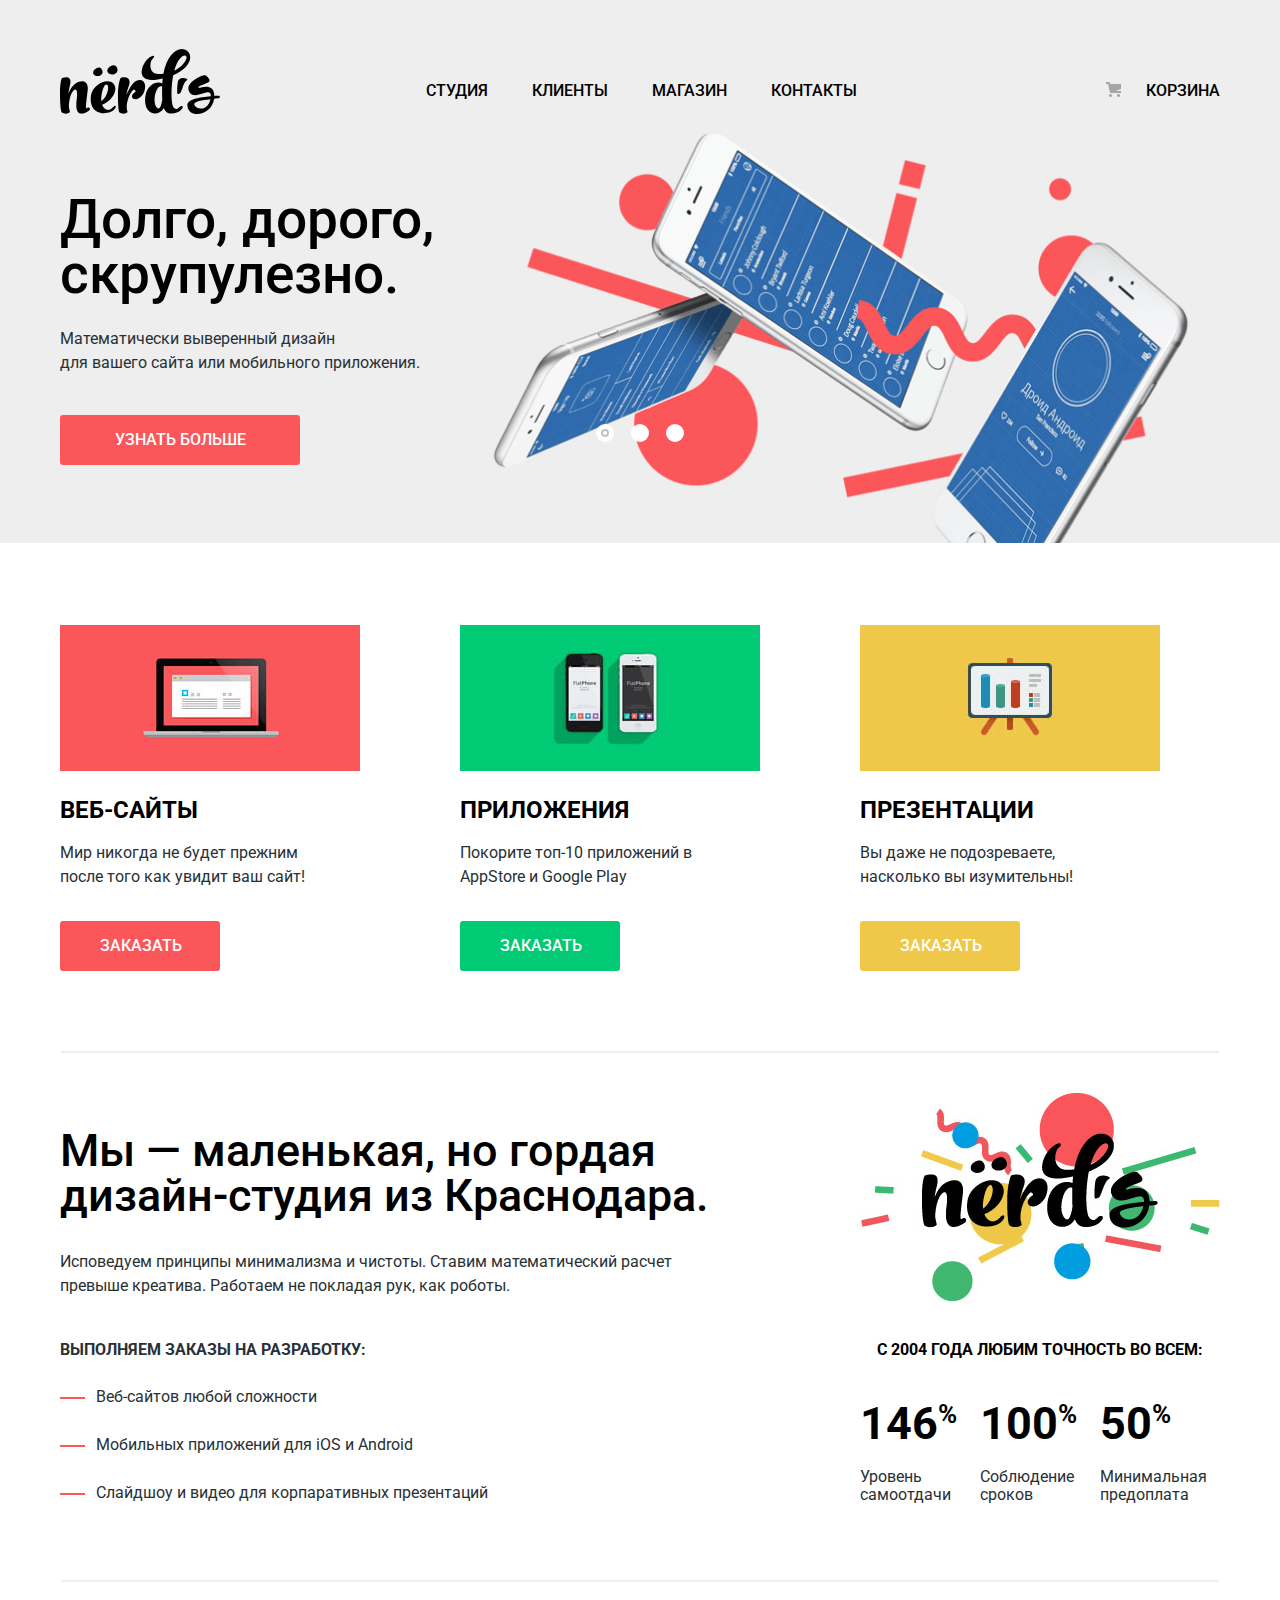
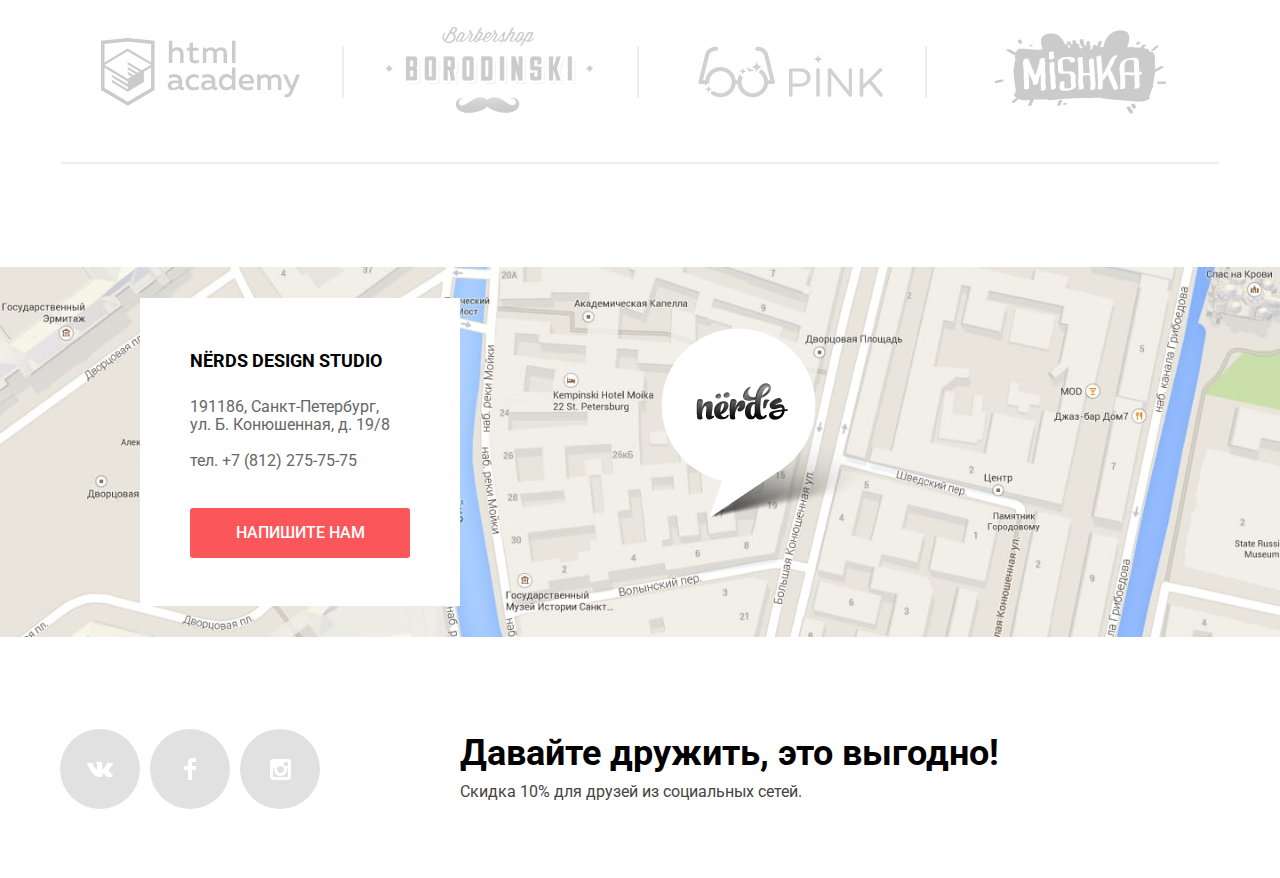
<file: index.html>
<!DOCTYPE html>
<html lang="ru">
  <head>
    <meta charset="utf-8">
    <meta name="viewport" content="width=device-width, initial-scale=1">
    <title>HTML Academy: Нёрдс</title>
    <link href="https://fonts.googleapis.com/css2?family=Roboto:wght@400;500;700&display=swap" rel="stylesheet">
    <link rel="stylesheet" href="style/style.css">
  </head>

  <body>
    <header class="main-header">
      <div class="header-container page-container">
        <a class="header-logo" aria-label="Логотип дизайн-студии Нёрдс.">
          <svg class="header-logo-image image-style" width="160" height="66" viewBox="0 0 160 66" fill="#000" aria-hidden="true" focusable="false" xmlns="http://www.w3.org/2000/svg">
            <path fill-rule="evenodd" clip-rule="evenodd" d="M48.031 24.783c3.651 3.974 11.616.375 9.031-4.922-1.726-3.556-4.312-2.731-6.158-1.82-3.696 1.779-4.395 5.047-2.873 6.742Zm-5.926-2.781c2.376 4.866-4.937 8.171-8.292 4.521-1.398-1.555-.755-4.56 2.636-6.193 1.697-.836 4.073-1.596 5.656 1.672Zm115.831 28.372c-1.221.1592-2.494.2685-3.715.3734l-.042.0036v.056c-2.415 17.364-26.188 20.231-26.779 6.599-.269-6.167 11.593-7.95 23.398-9.088.209-5.4068-3.565-4.1946-8.15-2.7221-4.819 1.5478-10.533 3.3831-13.458-1.8789-5.019-9.025 14.632-17.938 16.728-16.102 6.353 5.5616 3.482 6.5913-1.191 8.2674l-.188.0676c-9.49 3.41-5.791 4.107-4.511 3.726 7.569-2.253 14.366-1.04 14.312 8.317.615-.0511 1.217-.0905 1.814-.1296.653-.0427 1.298-.085 1.943-.1414 2.306-.215 2.467 2.435-.161 2.652Zm-7.514.756c-9.124 1.028-17.013 2.436-16.153 5.355 1.716 5.573 13.577 6.818 16.153-5.355Zm-32.632-16.9c-.815 5.65-.794 11.651-.112 11.688.334.019 2.304-.346 2.939-1.507.609-1.1176 1.177-2.6567 1.771-4.27v-.0005c1.198-3.2498 2.507-6.8008 4.495-7.8165 2.842-1.451-8.088-5.045-9.093 1.906ZM28.883 62.666c-7.919 5.338-14.219 4.159-12.212-10.848 1.45-10.904-.948-11.521-3.122-9.442-2.845 2.697-4.628 9.723-4.684 16.412a50.98439 50.98439 0 0 0 1.004 4.776c.334 1.63-4.907 3.315-7.974 1.011C.837 63.79 0 55.865 0 45.131c0-8.824 1.171-14.895 2.23-15.175 8.029-2.191 9.312 1.348 7.583 7.981a47.63818 47.63818 0 0 0-1.395 7.924c1.673-4.664 4.071-8.485 6.803-10.173 7.416-4.664 13.605-2.473 12.434 6.801-2.007 16.58-2.174 18.827-.39 17.535 2.231-1.574 3.68 1.238 1.618 2.642Zm12.883 2.476c5.41.619 11.041-1.068 13.216-4.552 1.839-2.923.334-3.935-1.785-1.575-4.46 5.116-9.088 2.811-11.039-2.36l.502-.168c9.422-3.766 15.332-13.994 11.597-19.783-5.131-7.981-21.188-.844-23.196 10.341-1.84 10.341 2.955 17.254 10.705 18.097Zm-.389-11.97c5.855-4.159 7.806-13.32 6.189-15.905-1.728-2.697-5.074 1.517-6.245 11.746-.111 1.461-.111 2.865.056 4.159Zm35.748-2.121c2.063-.675 4.369-2.552 5.966-5.059.447-.703.823-1.335 1.339-2.98-.0625.1991-.0385.1084.0209-.1167.1079-.409.333-1.2618.3691-1.6243 0-.056.056-.339.112-.449 1.225-6.857-3.011-10.736-8.867-7.813-3.289 1.629-7.359 7.813-9.812 14.501.613-3.598 1.672-7.026 2.843-10.399 2.007-5.957-1.728-8.992-8.14-7.249-1.06.281-3.011 8.093-3.011 16.917 0 10.734.558 16.916 1.617 17.704 3.066 2.36 8.53.618 7.973-.956-.2161-.5979-.3796-1.1986-.5424-1.7967l-.0156-.0573c0-.169 0-.338-.055-.506-1.061-6.971 3.011-16.635 6.356-19.221.892-.731 2.118-.225 2.286 1.686-2.732 1.349-3.624 3.71-3.624 4.721 0 2.754 2.787 3.428 5.185 2.698Z"/>
            <path fill-rule="evenodd" clip-rule="evenodd" d="M113.207 27.161a87.3038 87.3038 0 0 0-1.115 7.531c-1.059 10.06-.612 18.996.613 22.986.726 2.137 3.457 4.946 6.078 2.023 2.843-3.203 5.967-1.349 2.174 2.416-2.34 2.305-6.689 3.878-11.039 3.428-3.123-.393-5.018-2.415-6.134-5.505-.444.898-.947 1.685-1.56 2.302-2.119 2.193-4.6851 3.43-7.9741 3.092-6.637-.73-10.538-7.923-8.699-18.153C87.5029 36.49 96.87 32.556 102.279 35.424c.112-1.349.223-2.699.335-4.104.027-.1405.041-.281.055-.4215.014-.1405.027-.281.055-.4215-1.645.3617-3.3.6805-4.9621.956-23.975 3.99-15.722-15.569-9.868-20.683 6.6361-5.733 7.36-1.855 5.297-.562-3.68 2.36-5.297 15.905 5.241 15.905 1.7291 0 3.3461-.112 4.9621-.281 3.291-18.322 13.271-27.203 21.356-24.28 8.976 3.26 8.029 17.535-11.543 25.629Zm-10.928 24.393c-.224-3.542-.224-7.532-.167-11.636 0-.2604.015-.5206.029-.7731.014-.2381.027-.4695.027-.6879-3.3461-1.518-6.6351 3.653-7.4731 10.792-.946 8.373 2.7881 12.813 4.908 10.791 1.6171-1.631 2.4531-6.803 2.6761-8.486Zm24.086-43.165c-1.784-2.642-8.307.562-12.098 14.332 9.535-4.554 13.326-12.422 12.098-14.332Z"/>
          </svg>
        </a>

        <nav class="header-navigation">
          <ul class="navigation reset-list">
            <li class="navigation-item">
              <a class="navigation-link" href="#">Студия</a>
            </li>
            <li class="navigation-item">
              <a class="navigation-link" href="#">Клиенты</a>
            </li>
            <li class="navigation-item">
              <a class="navigation-link" href="catalog.html">Магазин</a>
            </li>
            <li class="navigation-item">
              <a class="navigation-link" href="#">Контакты</a>
            </li>
          </ul>
        </nav>

        <div class="header-cart">
          <a class="navigation-link header-cart-link" href="#">Корзина</a>
        </div>
      </div>
    </header>

    <main class="main-index main-container">
      <h1 class="visually-hidden">Дизайн-студия Нёрдс.</h1>

      <section class="slide-section">
        <div class="slide-container page-container">
          <h2 class="visually-hidden">Слайдер - принципы дизайн-студии Нёрдс.</h2>

          <ul class="slide reset-list">
            <li class="slide-item">
              <div class="slide-description">
                <p class="slide-title">Долго, дорого, скрупулезно.</p>
                <p class="slide-text">Математически выверенный дизайн<br> для вашего сайта или мобильного приложения.</p>
                <a class="button slide-button" href="#">Узнать больше</a>
              </div>
            </li>
            <li class="slide-item visually-hidden">
              <div class="slide-description">
                <p class="slide-title">Любим математику как никто другой</p>
                <p class="slide-text">Никакого креатива, только математические формулы<br> для расчета идеальных пропорций.</p>
                <a class="button slide-button" href="#">Узнать больше</a>
              </div>
            </li>
            <li class="slide-item visually-hidden">
              <div class="slide-description">
                <p class="slide-title">Только ночь,<br> только хардкор</p>
                <p class="slide-text">Работать днем, как все? Мы против этого.<br> Ближе к полуночи работа только начинается.</p>
                <a class="button slide-button" href="#">Узнать больше</a>
              </div>
            </li>
          </ul>

          <ul class="slide-pagination reset-list">
            <li class="slide-pagination-item">
              <button class="slide-pagination-button pagination-button-active" type="button">
                <span class="visually-hidden">Первый слайд.</span>
              </button>
            </li>
            <li class="slide-pagination-item">
              <button class="slide-pagination-button" type="button">
                <span class="visually-hidden">Второй слайд.</span>
              </button>
            </li>
            <li class="slide-pagination-item">
              <button class="slide-pagination-button" type="button">
                <span class="visually-hidden">Третий слайд.</span>
              </button>
            </li>
          </ul>
        </div>
      </section>

      <section class="product-section page-container">
        <h2 class="visually-hidden">Продукты дизайн-студии Нёрдс.</h2>

        <ul class="product reset-list">
          <li class="product-item">
            <h3 class="product-title">Веб-сайты</h3>
            <p class="product-slogan">Мир никогда не будет прежним<br> после того как увидит ваш сайт!</p>
            <a class="button product-button" href="#">Заказать</a>
          </li>
          <li class="product-item">
            <h3 class="product-title">Приложения</h3>
            <p class="product-slogan">Покорите топ-10 приложений в AppStore и Google Play</p>
            <a class="button product-button product-button-green" href="#">Заказать</a>
          </li>
          <li class="product-item">
            <h3 class="product-title">Презентации</h3>
            <p class="product-slogan">Вы даже не подозреваете,<br> насколько вы изумительны!</p>
            <a class="button product-button product-button-yellow" href="#">Заказать</a>
          </li>
        </ul>
      </section>

      <section class="about-section page-container">
        <h2 class="visually-hidden">Подробней о дизайн-студии Нёрдс.</h2>

        <div class="about-column">
          <p class="about-slogan">Мы &mdash; маленькая, но гордая дизайн-студия из Краснодара.</p>
          <p class="about-text">Исповедуем принципы минимализма и чистоты. Ставим математический расчет превыше креатива. Работаем не покладая рук, как роботы.</p>
          <p class="about-title">Выполняем заказы на разработку:</p>
          <ul class="about-prodict reset-list">
            <li class="about-prodict-item">Веб-сайтов любой сложности</li>
            <li class="about-prodict-item">Мобильных приложений для iOS и Android</li>
            <li class="about-prodict-item">Слайдшоу и видео для корпаративных презентаций</li>
          </ul>
        </div>

        <div class="about-column">
          <img class="about-logo image-style" src="images/nerds-illustration.png" width="360" height="208" alt="Логотип дизайн-студии Нёрдс.">
          <p class="about-title">С 2004 года любим точность во всем:</p>
          <dl class="about-advantages">
            <div class="about-advantages-column">
              <dt class="advantage-property">Уровень самоотдачи</dt>
              <dd class="advantage-value">146<sup>%</sup></dd>
            </div>
            <div class="about-advantages-column">
              <dt class="advantage-property">Соблюдение сроков</dt>
              <dd class="advantage-value">100<sup>%</sup></dd>
            </div>
            <div class="about-advantages-column">
              <dt class="advantage-property">Минимальная предоплата</dt>
              <dd class="advantage-value">50<sup>%</sup></dd>
            </div>
          </dl>
        </div>
      </section>

      <section class="partner-section page-container">
        <h2 class="visually-hidden">Клиенты дизайн-студии Нёрдс.</h2>

        <ul class="partner reset-list">
          <li class="partner-item">
            <a class="partner-link" href="#">
              <img class="partner-image image-style" src="images/partner/html-academy-logo.svg" width="199" height="68" alt="Логотип партнера HTML Academy.">
            </a>
          </li>
          <li class="partner-item">
            <a class="partner-link" href="#">
              <img class="partner-image image-style" src="images/partner/borodinski-logo.png" width="209" height="90" alt="Логотип партнера Barbershop.">
            </a>
          </li>
          <li class="partner-item">
            <a class="partner-link" href="#">
              <img class="partner-image image-style" src="images/partner/pink-logo.png" width="185" height="52" alt="Логитип партнера Pink.">
            </a>
          </li>
          <li class="partner-item">
            <a class="partner-link" href="#">
              <img class="partner-image image-style" src="images/partner/mishka-logo.png" width="173" height="84" alt="Логотип партнера Mishka.">
            </a>
          </li>
        </ul>
      </section>
    </main>

    <footer class="main-footer">
      <section class="map-section">
        <h2 class="visually-hidden">Контакты дизайн-студии Нёрдс.</h2>

        <img class="map-image image-style" src="images/map.jpg" width="1440" height="416" alt="Наш адрес: г. Санкт-Петербург, ул. Б. Конюшенная, д. 19/8.">
        <div class="map-contacts">
          <p class="contacts-title">NЁRDS DESIGN STUDIO</p>
          <p class="contacts-address">191186, Санкт-Петербург,<br> ул. Б. Конюшенная, д. 19/8</p>
          <a class="contacts-telephone" href="tel:+7(812)275-75-75">тел. +7 (812) 275-75-75</a>
          <button class="button contacts-button" type="button">Напишите нам</button>
        </div>
      </section>

      <section class="social-section page-container">
        <h2 class="visually-hidden">Социальные сети дизайн-студии Нёрдс.</h2>

        <ul class="social reset-list">
          <li class="social-item">
            <a class="social-button social-button-vkontakte" href="#">
              <span class="visually-hidden">VKontakte.</span>
              <svg class="social-icon" width="27" height="15" viewBox="0 0 27 15" fill="#fff" aria-hidden="true" focusable="false" xmlns="http://www.w3.org/2000/svg">
                <path d="M16.138 11.51c.956-.309 2.18 2.04 3.483 2.939.978.681 1.727.534 1.727.534l3.473-.05s1.815-.112.957-1.554c-.071-.12-.503-1.069-2.585-3.022-2.177-2.04296-1.882-1.71196.739-5.24396 1.597-2.153 2.236-3.468 2.036-4.028-.192-.539-1.365-.399-1.365-.399l-3.913.027c-.381.001-.704.119-.851.515-.003.004-.621 1.666-1.445 3.079-1.741 2.989-2.436 3.148-2.724 2.961-.661-.433-.494-1.737-.494-2.664 0-2.897.432-4.105-.846-4.417-.427-.104-.739-.172-1.828-.182-1.392-.021-2.57403 0-3.24403.329-.445.223-.786.712-.579.74.26.035.843.16 1.155.586.40103.552.38903 1.789.38903 1.789s.229 3.411-.54003 3.834c-.528.29-1.25-.302-2.803-3.016-.793-1.388-1.392-2.922-1.392-2.922s-.116-.285-.326-.441c-.25-.185-.6-.244-.6-.244l-3.714.024s-.558.016-.763.262c-.182.218-.015.668-.015.668s2.909 6.881 6.203 10.34696c3.02 3.182 6.45203 2.971 6.45203 2.971h1.555s.469-.054.709-.312c.224-.24.214-.691.214-.691s-.031-2.109.935-2.419Z"/>
              </svg>
            </a>
          </li>
          <li class="social-item">
            <a class="social-button social-button-facebook" href="#">
              <span class="visually-hidden">Facebook.</span>
              <svg class="social-icon" width="12" height="22" viewBox="0 0 12 22" fill="#fff" aria-hidden="true" focusable="false" xmlns="http://www.w3.org/2000/svg">
                <path d="M12 4V0H8C5.79086 0 4 1.79086 4 4v4H0v4h4v10h4V12h4V8H8V4h4Z"/>
              </svg>
            </a>
          </li>
          <li class="social-item">
            <a class="social-button social-button-instagram" href="#">
              <span class="visually-hidden">Instagram.</span>
              <svg class="social-icon" width="21" height="21" viewBox="0 0 21 21" fill="#fff" aria-hidden="true" focusable="false" xmlns="http://www.w3.org/2000/svg">
                <path fill-rule="evenodd" clip-rule="evenodd" d="M3 0h15c1.65 0 3 1.35 3 3v15c0 1.65-1.35 3-3 3H3c-1.65 0-3-1.35-3-3V3c0-1.65 1.35-3 3-3Zm11 10.5C14 8.57 12.43 7 10.5 7S7 8.57 7 10.5 8.57 14 10.5 14s3.5-1.57 3.5-3.5ZM3 18V9h1.181A6.50427 6.50427 0 0 0 4 10.5c0 3.5899 2.91015 6.5 6.5 6.5 3.5899 0 6.5-2.9101 6.5-6.5a6.45146 6.45146 0 0 0-.181-1.5H18v9H3ZM14 7h4V3h-4v4Z"/>
              </svg>
            </a>
          </li>
        </ul>
        <div class="social-promo">
          <p class="social-promo-title">Давайте дружить, это выгодно!</p>
          <p class="social-promo-text">Скидка 10% для друзей из социальных сетей.</p>
        </div>
      </section>
    </footer>
    <script src="script/script.js"></script>
  </body>
</html>
</file>
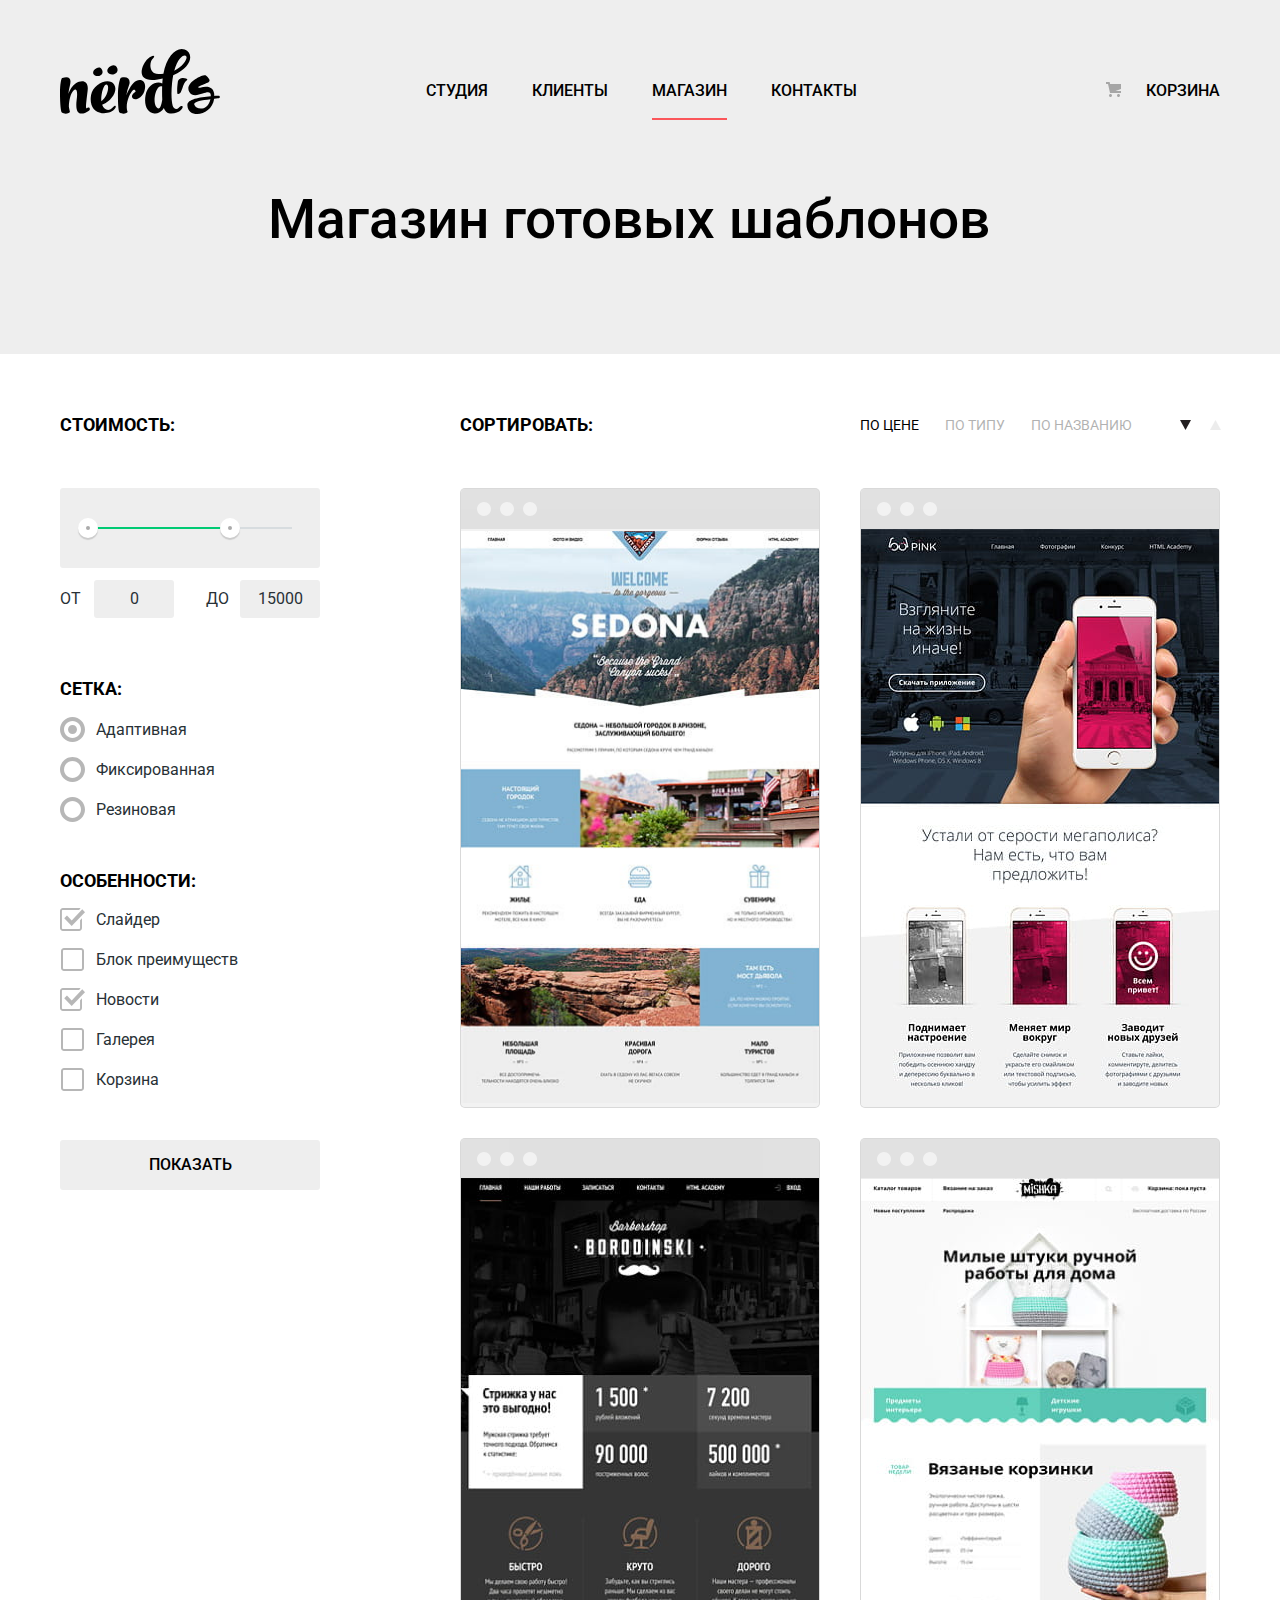
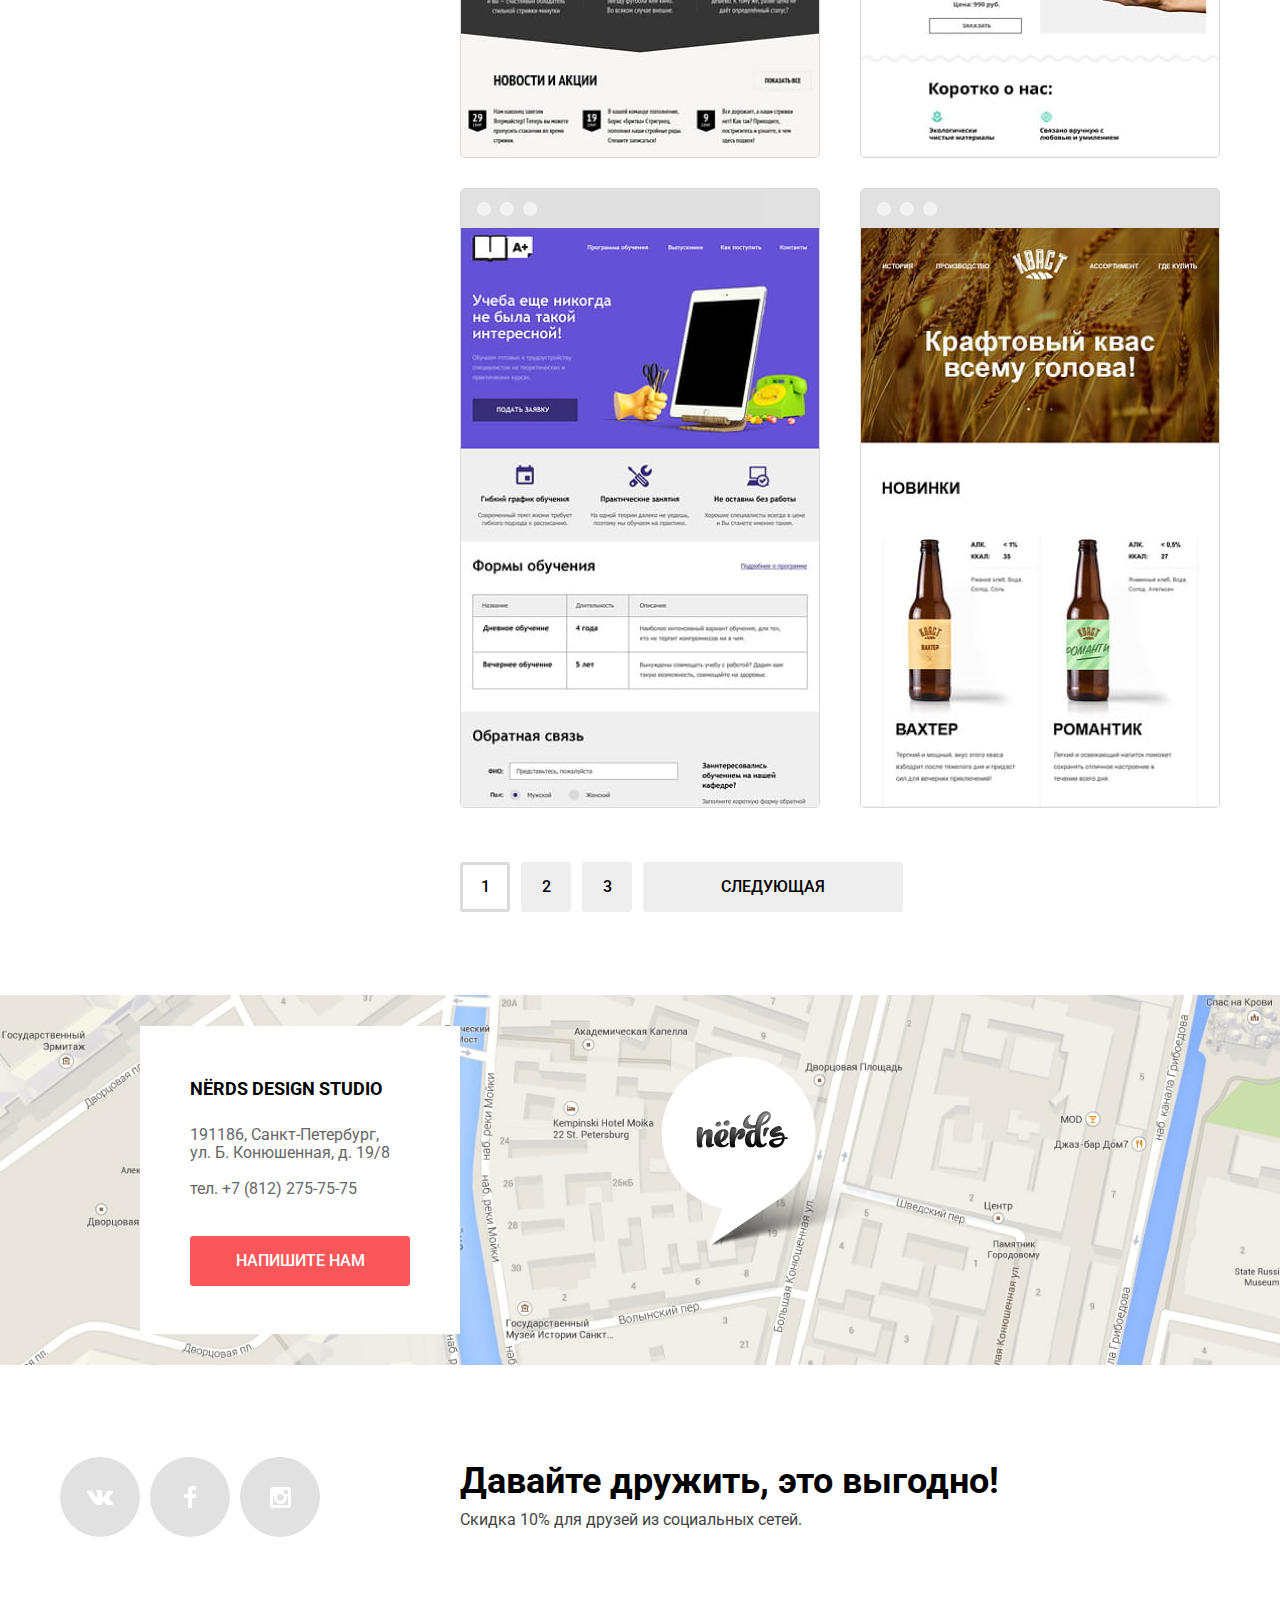
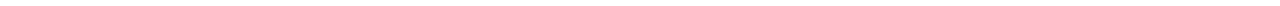
<file: catalog.html>
<!DOCTYPE html>
<html lang="ru">
  <head>
    <meta charset="utf-8">
    <meta name="viewport" content="width=device-width, initial-scale=1">
    <title>HTML Academy: Нёрдс</title>
    <link href="https://fonts.googleapis.com/css2?family=Roboto:wght@400;500;700&display=swap" rel="stylesheet">
    <link rel="stylesheet" href="style/style.css">
  </head>

  <body>
    <header class="main-header">
      <div class="header-container page-container">
        <a class="header-logo" href="index.html" aria-label="Логотип дизайн-студии Нёрдс.">
          <svg class="header-logo-image image-style" width="160" height="66" viewBox="0 0 160 66" fill="#000" aria-hidden="true" focusable="false" xmlns="http://www.w3.org/2000/svg">
            <path fill-rule="evenodd" clip-rule="evenodd" d="M48.031 24.783c3.651 3.974 11.616.375 9.031-4.922-1.726-3.556-4.312-2.731-6.158-1.82-3.696 1.779-4.395 5.047-2.873 6.742Zm-5.926-2.781c2.376 4.866-4.937 8.171-8.292 4.521-1.398-1.555-.755-4.56 2.636-6.193 1.697-.836 4.073-1.596 5.656 1.672Zm115.831 28.372c-1.221.1592-2.494.2685-3.715.3734l-.042.0036v.056c-2.415 17.364-26.188 20.231-26.779 6.599-.269-6.167 11.593-7.95 23.398-9.088.209-5.4068-3.565-4.1946-8.15-2.7221-4.819 1.5478-10.533 3.3831-13.458-1.8789-5.019-9.025 14.632-17.938 16.728-16.102 6.353 5.5616 3.482 6.5913-1.191 8.2674l-.188.0676c-9.49 3.41-5.791 4.107-4.511 3.726 7.569-2.253 14.366-1.04 14.312 8.317.615-.0511 1.217-.0905 1.814-.1296.653-.0427 1.298-.085 1.943-.1414 2.306-.215 2.467 2.435-.161 2.652Zm-7.514.756c-9.124 1.028-17.013 2.436-16.153 5.355 1.716 5.573 13.577 6.818 16.153-5.355Zm-32.632-16.9c-.815 5.65-.794 11.651-.112 11.688.334.019 2.304-.346 2.939-1.507.609-1.1176 1.177-2.6567 1.771-4.27v-.0005c1.198-3.2498 2.507-6.8008 4.495-7.8165 2.842-1.451-8.088-5.045-9.093 1.906ZM28.883 62.666c-7.919 5.338-14.219 4.159-12.212-10.848 1.45-10.904-.948-11.521-3.122-9.442-2.845 2.697-4.628 9.723-4.684 16.412a50.98439 50.98439 0 0 0 1.004 4.776c.334 1.63-4.907 3.315-7.974 1.011C.837 63.79 0 55.865 0 45.131c0-8.824 1.171-14.895 2.23-15.175 8.029-2.191 9.312 1.348 7.583 7.981a47.63818 47.63818 0 0 0-1.395 7.924c1.673-4.664 4.071-8.485 6.803-10.173 7.416-4.664 13.605-2.473 12.434 6.801-2.007 16.58-2.174 18.827-.39 17.535 2.231-1.574 3.68 1.238 1.618 2.642Zm12.883 2.476c5.41.619 11.041-1.068 13.216-4.552 1.839-2.923.334-3.935-1.785-1.575-4.46 5.116-9.088 2.811-11.039-2.36l.502-.168c9.422-3.766 15.332-13.994 11.597-19.783-5.131-7.981-21.188-.844-23.196 10.341-1.84 10.341 2.955 17.254 10.705 18.097Zm-.389-11.97c5.855-4.159 7.806-13.32 6.189-15.905-1.728-2.697-5.074 1.517-6.245 11.746-.111 1.461-.111 2.865.056 4.159Zm35.748-2.121c2.063-.675 4.369-2.552 5.966-5.059.447-.703.823-1.335 1.339-2.98-.0625.1991-.0385.1084.0209-.1167.1079-.409.333-1.2618.3691-1.6243 0-.056.056-.339.112-.449 1.225-6.857-3.011-10.736-8.867-7.813-3.289 1.629-7.359 7.813-9.812 14.501.613-3.598 1.672-7.026 2.843-10.399 2.007-5.957-1.728-8.992-8.14-7.249-1.06.281-3.011 8.093-3.011 16.917 0 10.734.558 16.916 1.617 17.704 3.066 2.36 8.53.618 7.973-.956-.2161-.5979-.3796-1.1986-.5424-1.7967l-.0156-.0573c0-.169 0-.338-.055-.506-1.061-6.971 3.011-16.635 6.356-19.221.892-.731 2.118-.225 2.286 1.686-2.732 1.349-3.624 3.71-3.624 4.721 0 2.754 2.787 3.428 5.185 2.698Z"/>
            <path fill-rule="evenodd" clip-rule="evenodd" d="M113.207 27.161a87.3038 87.3038 0 0 0-1.115 7.531c-1.059 10.06-.612 18.996.613 22.986.726 2.137 3.457 4.946 6.078 2.023 2.843-3.203 5.967-1.349 2.174 2.416-2.34 2.305-6.689 3.878-11.039 3.428-3.123-.393-5.018-2.415-6.134-5.505-.444.898-.947 1.685-1.56 2.302-2.119 2.193-4.6851 3.43-7.9741 3.092-6.637-.73-10.538-7.923-8.699-18.153C87.5029 36.49 96.87 32.556 102.279 35.424c.112-1.349.223-2.699.335-4.104.027-.1405.041-.281.055-.4215.014-.1405.027-.281.055-.4215-1.645.3617-3.3.6805-4.9621.956-23.975 3.99-15.722-15.569-9.868-20.683 6.6361-5.733 7.36-1.855 5.297-.562-3.68 2.36-5.297 15.905 5.241 15.905 1.7291 0 3.3461-.112 4.9621-.281 3.291-18.322 13.271-27.203 21.356-24.28 8.976 3.26 8.029 17.535-11.543 25.629Zm-10.928 24.393c-.224-3.542-.224-7.532-.167-11.636 0-.2604.015-.5206.029-.7731.014-.2381.027-.4695.027-.6879-3.3461-1.518-6.6351 3.653-7.4731 10.792-.946 8.373 2.7881 12.813 4.908 10.791 1.6171-1.631 2.4531-6.803 2.6761-8.486Zm24.086-43.165c-1.784-2.642-8.307.562-12.098 14.332 9.535-4.554 13.326-12.422 12.098-14.332Z"/>
          </svg>
        </a>

        <nav class="header-navigation">
          <ul class="navigation reset-list">
            <li class="navigation-item">
              <a class="navigation-link" href="#">Студия</a>
            </li>
            <li class="navigation-item">
              <a class="navigation-link" href="#">Клиенты</a>
            </li>
            <li class="navigation-item">
              <a class="navigation-link navigation-link-active" href="#">Магазин</a>
            </li>
            <li class="navigation-item">
              <a class="navigation-link" href="#">Контакты</a>
            </li>
          </ul>
        </nav>

        <div class="header-cart">
          <a class="navigation-link header-cart-link" href="#">Корзина</a>
        </div>
      </div>
    </header>

    <main class="main-catalog main-container">
      <header class="catalog-header">
        <div class="page-container">
          <h1 class="catalog-header-title">Магазин готовых шаблонов</h1>
        </div>
      </header>

      <div class="catalog-container page-container">
        <section class="filter-section">
          <h2 class="visually-hidden">Фильтр готовых шаблонов.</h2>

          <form class="filter" action="https://echo.htmlacademy.ru/" method="get">
            <fieldset class="filter-group">
              <legend class="filter-title">Стоимость:</legend>
              <div class="cost">
                <div class="cost-scale">
                  <div class="cost-scale-level">
                    <div class="cost-scale-bar"></div>
                  </div>
                  <button class="cost-scale-pin pin-min" type="button">
                    <span class="visually-hidden">Изменение минимальной цены.</span>
                  </button>
                  <button class="cost-scale-pin pin-max" type="button">
                    <span class="visually-hidden">Изменение максимальной цены.</span>
                  </button>
                </div>
                <div class="cost-control">
                  <label class="cost-item">
                    <span class="cost-label">От</span>
                    <input class="cost-input" type="number" name="min-price" value="0">
                  </label>
                  <label class="cost-item">
                    <span class="cost-label">До</span>
                    <input class="cost-input" type="number" name="max-price" value="15000">
                  </label>
                </div>
              </div>
            </fieldset>

            <fieldset class="filter-group">
              <legend class="filter-title">Сетка:</legend>
              <ul class="filter-list reset-list">
                <li class="filter-item">
                  <label class="filter-label">
                    <input class="filter-input visually-hidden" type="radio" name="grid" value="adaptive" checked>
                    <span class="control-radio"></span>
                    <span>Адаптивная</span>
                  </label>
                </li>
                <li class="filter-item">
                  <label class="filter-label">
                    <input class="filter-input visually-hidden" type="radio" name="grid" value="fixed">
                    <span class="control-radio"></span>
                    <span>Фиксированная</span>
                  </label>
                </li>
                <li class="filter-item">
                  <label class="filter-label">
                    <input class="filter-input visually-hidden" type="radio" name="grid" value="rubber">
                    <span class="control-radio"></span>
                    <span>Резиновая</span>
                  </label>
                </li>
              </ul>
            </fieldset>

            <fieldset class="filter-group">
              <legend class="filter-title">Особенности:</legend>
              <ul class="filter-list reset-list">
                <li class="filter-item">
                  <label class="filter-label">
                    <input class="filter-input visually-hidden" type="checkbox" name="slider" checked>
                    <span class="control-checkbox"></span>
                    <span>Слайдер</span>
                  </label>
                </li>
                <li class="filter-item">
                  <label class="filter-label">
                    <input class="filter-input visually-hidden" type="checkbox" name="advantages">
                    <span class="control-checkbox"></span>
                    <span>Блок преимуществ</span>
                  </label>
                </li>
                <li class="filter-item">
                  <label class="filter-label">
                    <input class="filter-input visually-hidden" type="checkbox" name="news" checked>
                    <span class="control-checkbox"></span>
                    <span>Новости</span>
                  </label>
                </li>
                <li class="filter-item">
                  <label class="filter-label">
                    <input class="filter-input visually-hidden" type="checkbox" name="gallery">
                    <span class="control-checkbox"></span>
                    <span>Галерея</span>
                  </label>
                </li>
                <li class="filter-item">
                  <label class="filter-label">
                    <input class="filter-input visually-hidden" type="checkbox" name="shop">
                    <span class="control-checkbox"></span>
                    <span>Корзина</span>
                  </label>
                </li>
              </ul>
            </fieldset>

            <button class="button filter-button" type="submit">Показать</button>
          </form>
        </section>

        <section class="sort-section">
          <h2 class="visually-hidden">Сортировка готовых шаблонов.</h2>

          <p class="sort-title">Сортировать:</p>
          <ul class="sort-list reset-list">
            <li class="sort-item">
              <button class="sort-button sort-button-active" type="button">По цене</button>
            </li>
            <li class="sort-item">
              <button class="sort-button" type="button">По типу</button>
            </li>
            <li class="sort-item">
              <button class="sort-button" type="button">По названию</button>
            </li>
          </ul>
          <ul class="range-list reset-list">
            <li class="range-item">
              <button class="range-button range-button-active" type="button">
                <span class="visually-hidden">По убыванию.</span>
                <svg class="range-icon" width="11" height="10" viewBox="0 0 11 10" fill="#A6A6A6" aria-hidden="true" focusable="false" xmlns="http://www.w3.org/2000/svg">
                  <path d="M5.5 10 0 0h11"/>
                </svg>
              </button>
            </li>
            <li class="range-item">
              <button class="range-button" type="button">
                <span class="visually-hidden">По возрастанию.</span>
                <svg class="range-icon" width="11" height="10" viewBox="0 0 11 10" fill="#A6A6A6" aria-hidden="true" focusable="false" xmlns="http://www.w3.org/2000/svg">
                  <path d="M5.5 0 0 10h11L5.5 0Z"/>
                </svg>
              </button>
            </li>
          </ul>
        </section>

        <section class="catalog-section">
          <h2 class="visually-hidden">Каталог готовых шаблонов.</h2>

          <ul class="catalog reset-list">
            <li class="catalog-item">
              <img class="catalog-image image-style" src="images/prodject/sedona.jpg" width="358" height="578" alt="Шаблон Sedona.">
              <div class="catalog-description">
                <a class="catalog-link" href="#">
                  <h3 class="catalog-title">Sedona</h3>
                </a>
                <p class="catalog-text">Информационный сайт<br> для туристов</p>
                <a class="button catalog-button" href="#" aria-label="Цена за шаблон.">9 900 ₽</a>
              </div>
            </li>
            <li class="catalog-item">
              <img class="catalog-image image-style" src="images/prodject/pink.jpg" width="358" height="578" alt="Шаблон Pink App.">
              <div class="catalog-description">
                <a class="catalog-link" href="#">
                  <h3 class="catalog-title">Pink App</h3>
                </a>
                <p class="catalog-text">Продуктовый лендинг<br> приложения для iOS и Android</p>
                <a class="button catalog-button" href="#" aria-label="Цена за шаблон.">9 900 ₽</a>
              </div>
            </li>
            <li class="catalog-item">
              <img class="catalog-image image-style" src="images/prodject/barbershop.jpg" width="358" height="578" alt="Шаблон Barbershop.">
              <div class="catalog-description">
                <a class="catalog-link" href="#">
                  <h3 class="catalog-title">Barbershop</h3>
                </a>
                <p class="catalog-text">Сайт салона красоты.<br> Для мужчин, да.</p>
                <a class="button catalog-button" href="#" aria-label="Цена за шаблон.">9 900 ₽</a>
              </div>
            </li>
            <li class="catalog-item">
              <img class="catalog-image image-style" src="images/prodject/mishka.jpg" width="358" height="578" alt="Шаблон Mishka.">
              <div class="catalog-description">
                <a class="catalog-link" href="#">
                  <h3 class="catalog-title">Mishka</h3>
                </a>
                <p class="catalog-text">Интернет-магазин<br> вязанных игрушек</p>
                <a class="button catalog-button" href="#" aria-label="Цена за шаблон.">9 900 ₽</a>
              </div>
            </li>
            <li class="catalog-item">
              <img class="catalog-image image-style" src="images/prodject/aplus.jpg" width="358" height="578" alt="Шаблон A plus.">
              <div class="catalog-description">
                <a class="catalog-link" href="#">
                  <h3 class="catalog-title">A plus</h3>
                </a>
                <p class="catalog-text">Лендинг курсов повышения<br> квалификации</p>
                <a class="button catalog-button" href="#" aria-label="Цена за шаблон.">9 900 ₽</a>
              </div>
            </li>
            <li class="catalog-item">
              <img class="catalog-image image-style" src="images/prodject/kvast.jpg" width="358" height="578" alt="Шаблон Kvast.">
              <div class="catalog-description">
                <a class="catalog-link" href="#">
                  <h3 class="catalog-title">Kvast</h3>
                </a>
                <p class="catalog-text">Промо-сайт производителя<br> крафтового кваса</p>
                <a class="button catalog-button" href="#" aria-label="Цена за шаблон.">9 900 ₽</a>
              </div>
            </li>
          </ul>
        </section>

        <section class="pagination-section">
          <h2 class="visually-hidden">Управление отображением результатов поиска.</h2>

          <ul class="pagination reset-list">
            <li class="pagination-item">
              <a class="pagination-link pagination-link-active" href="#" aria-label="Номер страницы.">1</a>
            </li>
            <li class="pagination-item">
              <a class="pagination-link" href="#" aria-label="Номер страницы.">2</a>
            </li>
            <li class="pagination-item">
              <a class="pagination-link" href="#" aria-label="Номер страницы.">3</a>
            </li>
            <li class="pagination-item">
              <a class="pagination-link pagination-link-large" href="#">Следующая</a>
            </li>
          </ul>
        </section>
      </div>
    </main>

    <footer class="main-footer">
      <section class="map-section">
        <h2 class="visually-hidden">Контакты дизайн-студии Нёрдс.</h2>

        <img class="map-image image-style" src="images/map.jpg" width="1440" height="416" alt="Наш адрес: г. Санкт-Петербург, ул. Б. Конюшенная, д. 19/8.">
        <div class="map-contacts">
          <p class="contacts-title">NЁRDS DESIGN STUDIO</p>
          <p class="contacts-address">191186, Санкт-Петербург,<br> ул. Б. Конюшенная, д. 19/8</p>
          <a class="contacts-telephone" href="tel:+7(812)275-75-75">тел. +7 (812) 275-75-75</a>
          <button class="button contacts-button" type="button">Напишите нам</button>
        </div>
      </section>

      <section class="social-section page-container">
        <h2 class="visually-hidden">Социальные сети дизайн-студии Нёрдс.</h2>

        <ul class="social reset-list">
          <li class="social-item">
            <a class="social-button social-button-vkontakte" href="#">
              <span class="visually-hidden">VKontakte.</span>
              <svg class="social-icon" width="27" height="15" viewBox="0 0 27 15" fill="#fff" aria-hidden="true" focusable="false" xmlns="http://www.w3.org/2000/svg">
                <path d="M16.138 11.51c.956-.309 2.18 2.04 3.483 2.939.978.681 1.727.534 1.727.534l3.473-.05s1.815-.112.957-1.554c-.071-.12-.503-1.069-2.585-3.022-2.177-2.04296-1.882-1.71196.739-5.24396 1.597-2.153 2.236-3.468 2.036-4.028-.192-.539-1.365-.399-1.365-.399l-3.913.027c-.381.001-.704.119-.851.515-.003.004-.621 1.666-1.445 3.079-1.741 2.989-2.436 3.148-2.724 2.961-.661-.433-.494-1.737-.494-2.664 0-2.897.432-4.105-.846-4.417-.427-.104-.739-.172-1.828-.182-1.392-.021-2.57403 0-3.24403.329-.445.223-.786.712-.579.74.26.035.843.16 1.155.586.40103.552.38903 1.789.38903 1.789s.229 3.411-.54003 3.834c-.528.29-1.25-.302-2.803-3.016-.793-1.388-1.392-2.922-1.392-2.922s-.116-.285-.326-.441c-.25-.185-.6-.244-.6-.244l-3.714.024s-.558.016-.763.262c-.182.218-.015.668-.015.668s2.909 6.881 6.203 10.34696c3.02 3.182 6.45203 2.971 6.45203 2.971h1.555s.469-.054.709-.312c.224-.24.214-.691.214-.691s-.031-2.109.935-2.419Z"/>
              </svg>
            </a>
          </li>
          <li class="social-item">
            <a class="social-button social-button-facebook" href="#">
              <span class="visually-hidden">Facebook.</span>
              <svg class="social-icon" width="12" height="22" viewBox="0 0 12 22" fill="#fff" aria-hidden="true" focusable="false" xmlns="http://www.w3.org/2000/svg">
                <path d="M12 4V0H8C5.79086 0 4 1.79086 4 4v4H0v4h4v10h4V12h4V8H8V4h4Z"/>
              </svg>
            </a>
          </li>
          <li class="social-item">
            <a class="social-button social-button-instagram" href="#">
              <span class="visually-hidden">Instagram.</span>
              <svg class="social-icon" width="21" height="21" viewBox="0 0 21 21" fill="#fff" aria-hidden="true" focusable="false" xmlns="http://www.w3.org/2000/svg">
                <path fill-rule="evenodd" clip-rule="evenodd" d="M3 0h15c1.65 0 3 1.35 3 3v15c0 1.65-1.35 3-3 3H3c-1.65 0-3-1.35-3-3V3c0-1.65 1.35-3 3-3Zm11 10.5C14 8.57 12.43 7 10.5 7S7 8.57 7 10.5 8.57 14 10.5 14s3.5-1.57 3.5-3.5ZM3 18V9h1.181A6.50427 6.50427 0 0 0 4 10.5c0 3.5899 2.91015 6.5 6.5 6.5 3.5899 0 6.5-2.9101 6.5-6.5a6.45146 6.45146 0 0 0-.181-1.5H18v9H3ZM14 7h4V3h-4v4Z"/>
              </svg>
            </a>
          </li>
        </ul>
        <div class="social-promo">
          <p class="social-promo-title">Давайте дружить, это выгодно!</p>
          <p class="social-promo-text">Скидка 10% для друзей из социальных сетей.</p>
        </div>
      </section>
    </footer>
    <script src="script/script.js"></script>
  </body>
</html>
</file>
<file: style/style.css>
/* общие стили проекта NERDS */

*,
*::before,
*::after {
  box-sizing: border-box;
}

html {
  height: 100%;
}

body {
  display: flex;
  flex-direction: column;
  min-height: 100%;
  margin: 0;
  font-family: "Roboto", sans-serif;
  font-style: normal;
  font-size: 16px;
  line-height: 24px;
  font-weight: 400;
  color: #283136;
  background-color: #ffffff;
}

.reset-list {
  margin: 0;
  padding: 0;
  list-style-type: none;
}

.image-style {
  display: block;
  max-width: 100%;
  object-fit: contain;
}

.button {
  display: block;
  padding: 0;
  font-family: "Roboto", sans-serif;
  font-style: normal;
  font-size: 16px;
  line-height: 18px;
  font-weight: 500;
  text-align: center;
  text-transform: uppercase;
  text-decoration: none;
  color: #FFFFFF;
  background-color: #FB565A;
  border: 0;
  border-radius: 3px;
  cursor: pointer;
}

.visually-hidden {
  position: absolute;
  width: 1px;
  height: 1px;
  margin: -1px;
  border: 0;
  padding: 0;
  white-space: nowrap;
  clip-path: inset(100%);
  clip: rect(0 0 0 0);
  overflow: hidden;
}

.page-container {
  width: 1160px;
  margin: 0 auto;
}

.main-container {
  flex-grow: 1;
}

/* index - стили главной страницы */

/* main-header - стили общего header */

.main-header {
  background-color: #EEEEEE;
}

.header-container {
  display: flex;
  justify-content: space-between;
  align-items: flex-end;
  min-height: 114px;
}

.header-logo {
  display: block;
  margin-right: 198px;
}

.header-logo-image:hover {
  fill: #FB565A;
}

.header-logo-image:active {
  fill: #A6A6A6;
}

.header-navigation {
  margin-right: auto;
}

.navigation {
  display: flex;
  flex-wrap: wrap;
}

.navigation-item:not(:last-child) {
  margin-right: 28px;
}

.navigation-link {
  position: relative;
  display: block;
  padding: 8px;
  line-height: 30px;
  font-weight: 500;
  text-transform: uppercase;
  text-decoration: none;
  color: #000000;
}

.header-cart {
  background-image: url("../images/icon/cart-icon.svg");
  background-repeat: no-repeat;
  background-position: left 8px top 14px;
}

.header-cart-link {
  margin-right: -8px;
  padding-left: 48px;
}

.navigation-link:hover,
.header-cart-link:hover {
  color: #FB565A;
}

.header-logo:focus-within,
.navigation-item:focus-within,
.header-cart:focus-within {
  z-index: 1;
}

.navigation-link:active,
.header-cart-link:active {
  color: #000000;
  opacity: 0.3;
}

.navigation-link-active::after {
  position: absolute;
  right: 8px;
  bottom: -6px;
  left: 8px;
  content: "";
  height: 2px;
  background-color: #FB565A;
}

/* slide - стили слайдера */

.slide-section {
  margin-bottom: 82px;
  background-color: #EEEEEE;
}

.slide-container {
  position: relative;
}

.slide-item {
  padding: 78px 0;
  background-repeat: no-repeat;
  background-position: center right 4px;
  background-size: contain;
}

.slide-item:nth-child(1) {
  background-image: url("../images/slider/slide-1.png");
}

.slide-item:nth-child(2) {
  background-image: url("../images/slider/slide-2.png");
}

.slide-item:nth-child(3) {
  background-image: url("../images/slider/slide-3.png");
}

.slide-description {
  display: flex;
  flex-direction: column;
  width: 538px;
}

.slide-title {
  margin: 0;
  margin-bottom: 25px;
  font-size: 55px;
  line-height: 55px;
  font-weight: 500;
  color: #000000;
}

.slide-text {
  margin: 0;
  margin-bottom: 40px;
}

.slide-button {
  width: 240px;
  padding: 16px 54px;
}

.slide-button:hover {
  background-color: #E74246;
}

.slide-button:active {
  color: rgba(255, 255, 255, 0.3);
  background-color: #D7373B;
  box-shadow: inset 0 3px 0 rgba(0, 1, 1, 0.1);
}

/* slide-pagination - навигация по слайдеру */

.slide-pagination {
  position: absolute;
  bottom: 94px;
  left: 50%;
  display: flex;
  justify-content: space-between;
  flex-wrap: wrap;
  min-width: 88px;
  transform: translateX(-50%);
}

.slide-pagination-button {
  width: 18px;
  height: 18px;
  padding: 0;
  background-color: #FFFFFF;
  border: 0;
  border-radius: 50%;
  cursor: pointer;
}

.slide-pagination-button:hover {
  background-color: #DFDFDF;
}

.slide-pagination-button:active {
  background-color: #D5D5D5;
}

.pagination-button-active {
  background-image: url("../images/icon/slide-control.svg");
  background-repeat: no-repeat;
  background-position: center;
}

/* product - стили продуктов студии */

.product-section {
  margin-bottom: 80px;
}

.product {
  display: flex;
  flex-wrap: wrap;
}

.product-item {
  width: 300px;
  padding-top: 170px;
  background-repeat: no-repeat;
  background-position: center top;
  background-size: contain;
}

.product-item:nth-child(1) {
  background-image: url("../images/icon/illustration-1.jpg");
}

.product-item:nth-child(2) {
  background-image: url("../images/icon/illustration-2.jpg");
}

.product-item:nth-child(3) {
  background-image: url("../images/icon/illustration-3.jpg");
}

.product-item:not(:last-child) {
  margin-right: 100px;
}

.product-title {
  margin: 0;
  margin-bottom: 16px;
  font-size: 24px;
  line-height: 30px;
  text-transform: uppercase;
  color: #000000;
}

.product-slogan {
  margin: 0;
  margin-bottom: 32px;
}

.product-button {
  width: 160px;
  padding: 16px 40px;
}

.product-button:hover {
  background-color: #E74246;
}

.product-button:active {
  color: rgba(255, 255, 255, 0.3);
  background-color: #D7373B;
  box-shadow: inset 0 3px 0 rgba(0, 1, 1, 0.1);
}

.product-button-green {
  background-color: #00CA74;
}

.product-button-green:hover {
  background-color: #00BC6C;
}

.product-button-green:active {
  color: rgba(255, 255, 255, 0.3);
  background-color: #00AA62;
  box-shadow: inset 0 3px 0 rgba(0, 1, 1, 0.1);
}

.product-button-yellow {
  background-color: #EFC849;
}

.product-button-yellow:hover {
  background-color: #EAB534;
}

.product-button-yellow:active {
  color: rgba(255, 255, 255, 0.3);
  background-color: #EAB534;
  box-shadow: inset 0 3px 0 rgba(0, 1, 1, 0.1);
}

/* about - стили раздела о компании */

.about-section {
  position: relative;
  display: flex;
  justify-content: space-between;
  margin-bottom: 60px;
}

.about-section::before {
  position: absolute;
  top: 0;
  right: 1px;
  left: 1px;
  content: "";
  height: 2px;
  background-color: #EEEEEE;
}

.about-column:first-of-type {
  width: 652px;
  padding-top: 77px;
}

.about-column:last-of-type {
  width: 360px;
  padding-top: 42px;
}

.about-slogan {
  margin: 0;
  margin-bottom: 32px;
  font-size: 45px;
  line-height: 45px;
  font-weight: 500;
  color: #000000;
}

.about-text {
  margin: 0;
  margin-bottom: 40px;
}

.about-title {
  margin: 0;
  margin-bottom: 23px;
  font-weight: 700;
  text-transform: uppercase;
}

.about-prodict-item {
  position: relative;
  padding-left: 36px;
}

.about-prodict-item:not(:last-child) {
  margin-bottom: 24px;
}

.about-prodict-item::before {
  position: absolute;
  top: 50%;
  left: 0;
  content: "";
  width: 25px;
  height: 2px;
  background-color: #FB565A;
}

.about-logo {
  margin-bottom: 37px;
}

.about-column:last-child .about-title {
  margin-bottom: 30px;
  text-align: center;
  color: #000000;
}

.about-advantages {
  display: flex;
  flex-wrap: wrap;
}

.about-advantages-column {
  display: flex;
  flex-direction: column-reverse;
  max-width: 110px;
}

.about-advantages-column:not(:last-child) {
  margin-right: 10px;
}

.advantage-property {
  line-height: 18px;
}

.advantage-value {
  margin: 0;
  margin-bottom: 12px;
  font-size: 45px;
  line-height: 64px;
  font-weight: 700;
  color: #000000;
}

.advantage-value sup {
  font-size: 26px;
  line-height: 40px;
}

/* partner - стили секции с партнерами */

.partner-section {
  position: relative;
  margin-bottom: 80px;
}

.partner-section::before,
.partner-section::after {
  position: absolute;
  left: 1px;
  right: 1px;
  content: "";
  height: 2px;
  background-color: #EEEEEE;
}

.partner-section::before {
  top: 0;
}

.partner-section::after {
  bottom: 0;
}

.partner {
  display: grid;
  grid-template-columns: 280px 300px 300px 280px;
  grid-template-rows: 184px;
  justify-items: center;
  align-items: center;
}

.partner-item {
  position: relative;
}

.partner-item:not(:last-child)::before {
  position: absolute;
  top: 50%;
  right: -44px;
  content: "";
  width: 2px;
  height: 52px;
  background-color: #EEEEEE;
  transform: translateY(-50%);
}

.partner-link {
  display: block;
}

.partner-image {
  opacity: 0.2;
}

.partner-image:hover {
  opacity: 1;
}

.partner-image:active {
  opacity: 0.1;
}

/* main-footer - стили общего footer */

/* map - стили карты и контактов */

.main-footer {
  margin: 0 auto;
}

.map-section {
  position: relative;
}

.map-section::after {
  position: absolute;
  top: 84px;
  right: 388px;
  content: "";
  width: 231px;
  height: 190px;
  background-image: url("../images/icon/map-marker.png");
  background-repeat: no-repeat;
  background-position: center;
  background-size: contain;
}

.map-contacts {
  position: absolute;
  top: 50%;
  left: 140px;
  width: 320px;
  height: 308px;
  padding: 48px 50px 48px;
  background-color: #FFFFFF;
  transform: translateY(-50%);
}

.contacts-title {
  margin: 0;
  margin-bottom: 22px;
  font-size: 18px;
  line-height: 30px;
  font-weight: 700;
  text-transform: uppercase;
  color: #000000;
}

.contacts-address {
  margin: 0;
  margin-bottom: 18px;
  line-height: 18px;
  color: #666666;
}

.contacts-telephone {
  display: block;
  margin: 0;
  margin-bottom: 38px;
  line-height: 18px;
  text-decoration: none;
  color: #666666;
}

.contacts-telephone:hover {
  color: #000000;
}

.contacts-telephone:active {
  color: #D5D5D5;
}

.contacts-button {
  width: 220px;
  padding: 16px 44px;
}

.contacts-button:hover {
  background-color: #E74246;
}

.contacts-button:active {
  color: rgba(255, 255, 255, 0.3);
  background-color: #D7373B;
  box-shadow: inset 0 3px 0 rgba(0, 1, 1, 0.1);
}

/* social - стили для блока социальных сетей */

.social-section {
  display: grid;
  grid-template-columns: 350px 660px;
  align-items: center;
  column-gap: 50px;
  min-height: 218px;
  padding: 68px 0;
}

.social {
  display: flex;
  flex-wrap: wrap;
}

.social-item:not(:last-child) {
  margin-right: 10px;
}

.social-button {
  position: relative;
  display: block;
  width: 80px;
  height: 80px;
  background-color: #E1E1E1;
  background-repeat: no-repeat;
  background-position: center;
  border-radius: 50%;
}

.social-button:hover {
  background-color: #E74246;
}

.social-button:active {
  background-color: #D7373B;
  box-shadow: inset 0px 3px 0px rgba(0, 1, 1, 0.1);
}

.social-button:active .social-icon {
  opacity: 0.3;
}

.social-icon {
  position: absolute;
  top: 0;
  right: 0;
  bottom: 0;
  left: 0;
  margin: auto;
}

.social-promo-title {
  margin: 0;
  margin-bottom: 10px;
  font-size: 36px;
  line-height: 36px;
  font-weight: 700;
  color: #000000;
}

.social-promo-text {
  margin: 0;
  line-height: 22px;
  color: #444444;
}

/* catalog - стили страницы каталога */

/* catalog-header - стили header страницы catalog */

.catalog-header {
  min-height: 240px;
  margin-bottom: 56px;
  background-color: #EEEEEE;
}

.catalog-header-title {
  margin: 0;
  padding: 78px 208px;
  font-size: 55px;
  line-height: 55px;
  font-weight: 500;
  color: #000000;
}

/* общие стили раскладки catalog */

.catalog-container {
  display: grid;
  grid-template-columns: 260px 760px;
  grid-template-areas:
    "filter sort      "
    "filter catalog   "
    "filter pagination";
  column-gap: 140px;
}

.filter-section {
  grid-area: filter;
}

.sort-section {
  grid-area: sort;
}

.catalog-section {
  grid-area: catalog;
}

.pagination-section {
  grid-area: pagination;
}

/* filter-section - стили фильтра */

.filter-group {
  margin: 0;
  padding: 0;
  border: 0;
}

.filter-title {
  padding: 0;
  font-size: 18px;
  line-height: 30px;
  font-weight: 700;
  text-transform: uppercase;
  color: #000000;
}

.filter-label span {
  line-height: 19px;
}

/* cost - стилизация range с двумя пинами */

.filter-group:nth-child(1) {
  margin-bottom: 56px;
}

.filter-group:nth-child(1) .filter-title {
  margin-bottom: 48px;
}

.cost-scale {
  position: relative;
  width: 260px;
  height: 80px;
  margin-bottom: 12px;
  padding: 39px 27px;
  background-color: #EEEEEE;
  border-radius: 3px;
}

.cost-scale-level {
  position: relative;
  width: 205px;
  height: 2px;
  background-color: #D7DCDF;
}

.cost-scale-bar {
  position: absolute;
  left: 0;
  width: 70%;
  height: 2px;
  background-color: #00CA74;;
}

.cost-scale-pin {
  position: absolute;
  top: 30px;
  width: 20px;
  height: 20px;
  padding: 0;
  background-color: #FFFFFF;
  border: 0;
  border-radius: 50%;
  box-shadow: 0px 2px 1px rgba(0, 0, 0, 0.15);
  cursor: pointer;
}

.cost-scale-pin::after {
  position: absolute;
  top: 0;
  right: 0;
  bottom: 0;
  left: 0;
  content: "";
  width: 4px;
  height: 4px;
  margin: auto;
  background-color: #ABABAB;
  border-radius: 50%;
}

.pin-min {
  left: 18px;
}

.pin-max {
  right: 80px;
}

.cost-scale-pin:hover {
  background-color: #DFDFDF;
}

.cost-scale-pin:hover::after {
  background-color: #E74246;
}

.cost-scale-pin:active {
  background-color: #D5D5D5;
}

.cost-scale-pin:active::after {
  background-color: #D7373B;
}

.cost-control {
  display: flex;
  justify-content: space-between;
}

.cost-item {
  display: flex;
  justify-content: space-between;
  align-items: center;
  width: 114px;
}

.cost-label {
  line-height: 22px;
  text-transform: uppercase;
}

.cost-input {
  width: 80px;
  min-height: 38px;
  padding: 4px;
  font-family: "Roboto", sans-serif;
  font-style: normal;
  font-size: 16px;
  line-height: 22px;
  font-weight: 400;
  text-transform: uppercase;
  text-align: center;
  color: #283136;
  background-color: #EEEEEE;
  border: 0;
  border-radius: 3px;
  appearance: textfield;
}

.cost-input::-webkit-outer-spin-button,
.cost-input::-webkit-inner-spin-button {
  appearance: none;
  margin: 0;
}

.cost-input:hover {
  background-color: #DFDFDF;
}

.cost-input:active {
  color: rgba(0, 0, 0, 0.3);
  background: #D5D5D5;
  box-shadow: inset 0px 3px 0px rgba(0, 1, 1, 0.1);
}

/* radio - стили */

.filter-group:nth-child(2) {
  margin-bottom: 28px;
}

.filter-group:nth-child(2) .filter-title {
  margin-bottom: 14px;
}

.filter-item {
  margin-bottom: 16px;
}

.filter-label {
  position: relative;
  padding-left: 36px;
}

.control-radio,
.control-checkbox {
  position: absolute;
  width: 25px;
  height: 25px;
  margin-top: -1px;
  margin-left: -36px;
  background-image: url("../images/icon/radio-off.svg");
  background-repeat: no-repeat;
  background-position: center;
  opacity: 0.4;
}

.filter-input:checked ~ .control-radio {
  background-image: url("../images/icon/radio-on.svg");
}

/* checkbox - стили */

.filter-group:nth-child(3) {
  margin-bottom: 32px;
}

.filter-group:nth-child(3) .filter-title {
  margin-bottom: 12px;
}

.control-checkbox {
  background-image: url("../images/icon/checkbox-off.svg");
}

.filter-input:checked ~ .control-checkbox {
  background-image: url("../images/icon/checkbox-on.svg");
}

.filter-label:hover .control-radio,
.filter-label:hover .control-checkbox,
.filter-label:focus-within .control-radio,
.filter-label:focus-within .control-checkbox {
  opacity: 1;
}

.filter-label:active .control-radio,
.filter-label:active .control-checkbox {
  opacity: 0.1;
}

.filter-label:active span {
  opacity: 0.3;
}

/* filter-button - стили кнопки формы */

.filter-button {
  width: 260px;
  padding: 16px 88px;
  color: #000000;
  background-color: #EEEEEE;
}

.filter-button:hover {
  background-color: #DFDFDF;
}

.filter-button:active {
  color: rgba(0, 0, 0, 0.3);
  background-color: #D5D5D5;
  box-shadow: inset 0px 3px 0px rgba(0, 1, 1, 0.1);
}

/* sort-section - стили сортировки */

.sort-section {
  display: flex;
  align-items: center;
  margin-bottom: 48px;
}

.sort-title {
  width: 200px;
  margin: 0;
  margin-right: auto;
  font-size: 18px;
  line-height: 30px;
  font-weight: 700;
  text-transform: uppercase;
  color: #000000;
}

.sort-list {
  display: flex;
  flex-wrap: wrap;
  width: 300px;
  margin-right: 16px;
}

.sort-item:not(:last-child) {
  margin-right: 14px;
}

.sort-button {
  padding: 6px;
  font-family: "Roboto", sans-serif;
  font-style: normal;
  font-size: 14px;
  line-height: 18px;
  font-weight: 400;
  text-transform: uppercase;
  color: #000000;
  background-color: transparent;
  border: 0;
  cursor: pointer;
  opacity: 0.3;
}

.sort-button:hover:not(.sort-button-active) {
  opacity: 0.6;
}

.sort-item .sort-button:active,
.sort-button-active {
  opacity: 1;
}

.range-list {
  display: flex;
  flex-wrap: wrap;
  width: 60px;
  margin-right: -10px;
}

.range-item {
  line-height: 18px;
}

.range-button {
  width: 30px;
  height: 30px;
  padding: 6px;
  background-color: transparent;
  border: 0;
  cursor: pointer;
}

.range-icon {
  opacity: 0.2;
}

.range-button:hover .range-icon {
  opacity: 1;
}

.range-button:active .range-icon,
.range-button-active .range-icon {
  fill: #231F20;
  opacity: 1;
}

/* catalog-section - стили карточек каталога */

.catalog-section {
  margin-bottom: 54px;
}

.catalog {
  display: grid;
  grid-template-columns: repeat(auto-fit, 360px);
  column-gap: 40px;
  row-gap: 30px;
}

.catalog-item {
  position: relative;
  min-height: 620px;
  padding-top: 39px;
  background-color: #F2F2F2;
  border: 1px solid rgba(0, 0, 0, 0.1);
  border-radius: 5px;
  overflow: hidden;
}

.catalog-item::before {
  position: absolute;
  top: 0;
  content: "";
  width: 360px;
  height: 40px;
  background-image: url("../images/icon/browser.svg");
  background-repeat: no-repeat;
  background-position: top center;
  background-size: contain;
  opacity: 0.1;
}

.catalog-item:hover {
  box-shadow: 0px 6px 15px rgba(0, 1, 1, 0.25);
}

.catalog-item:hover::before {
  opacity: 1;
}

.catalog-item:hover .catalog-description {
  display: flex;
}

.catalog-description {
  position: absolute;
  bottom: 0;
  display: none;
  flex-direction: column;
  align-items: center;
  width: 360px;
  height: 230px;
  padding: 26px;
  background-color: #EEEEEE;
}

.catalog-link {
  display: block;
  margin-bottom: 12px;
  text-align: center;
  text-transform: uppercase;
  text-decoration: none;
  color: #000000;
}

.catalog-link:hover {
  color: #FB565A;
}

.catalog-link:active {
  color: #000000;
  opacity: 0.3;
}

.catalog-title {
  margin: 0;
  font-size: 18px;
  line-height: 30px;
}

.catalog-text {
  margin: 0;
  margin-bottom: 32px;
  line-height: 18px;
  text-align: center;
  color: #666666;
}

.catalog-button {
  width: 200px;
  padding: 16px 72px;
}

.catalog-button:hover {
  background-color: #E74246;
}

.catalog-button:active {
  color: rgba(255, 255, 255, 0.3);
  background: #D7373B;
  box-shadow: inset 0px 3px 0px rgba(0, 1, 1, 0.1);
}

/* pagination-section - стили постраничной навигации */

.pagination-section {
  margin-bottom: 60px;
}

.pagination {
  display: flex;
  flex-wrap: wrap;
}

.pagination-item:not(:last-child) {
  margin-right: 11px;
}

.pagination-link {
  display: block;
  min-width: 50px;
  min-height: 50px;
  padding: 13px;
  line-height: 18px;
  font-weight: 500;
  text-align: center;
  text-transform: uppercase;
  text-decoration: none;
  color: #000000;
  background-color: #EEEEEE;
  border: 3px solid #EEEEEE;
  border-radius: 3px;
}

.pagination-link-large {
  width: 260px;
}

.pagination-link:hover:not(.pagination-link-active) {
  background-color: #DFDFDF;
  border-color: #DFDFDF;
}

.pagination-link:active:not(.pagination-link-active) {
  color: rgba(0, 0, 0, 0.3);
  background-color: #D5D5D5;
  border-color: #D5D5D5;
  box-shadow: inset 0px 3px 0px rgba(0, 1, 1, 0.1);
}

.pagination-link-active {
  background-color: #FFFFFF;
  border-color: #DBDBDB;
}
</file>
